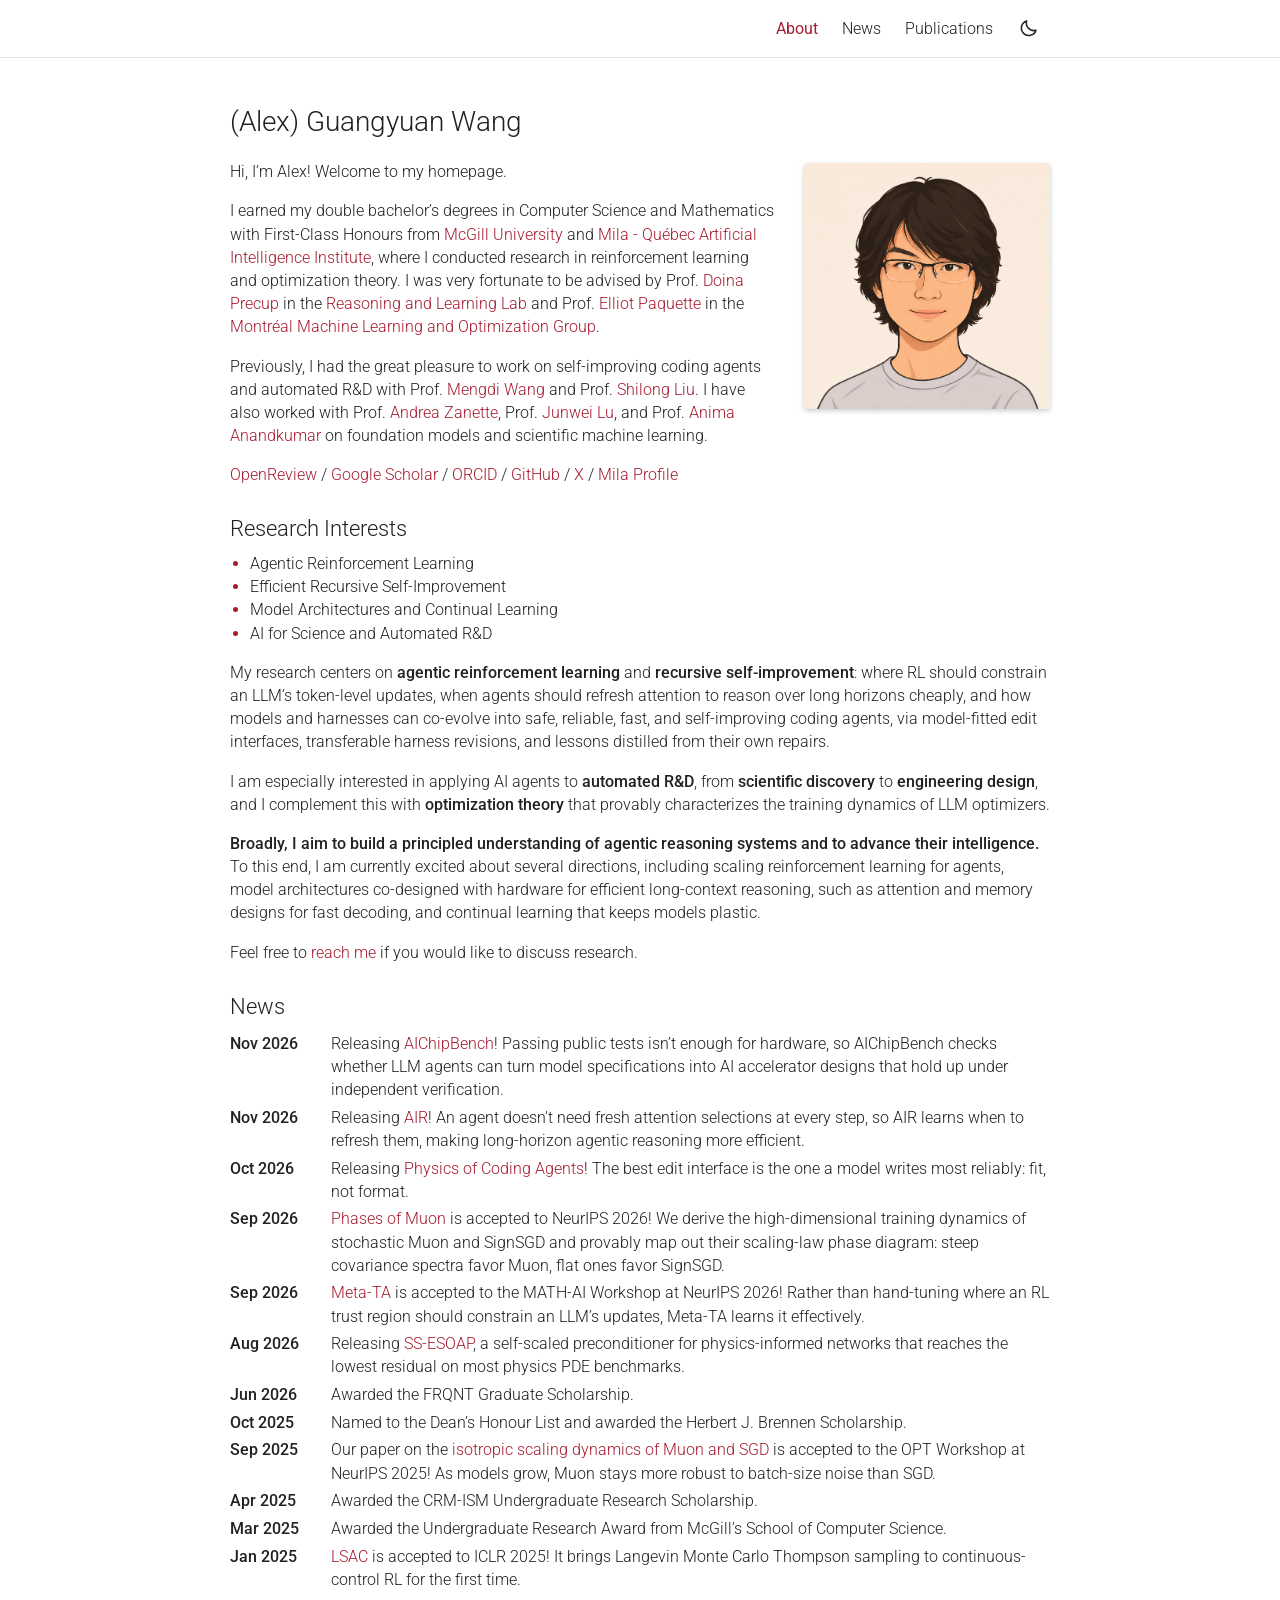
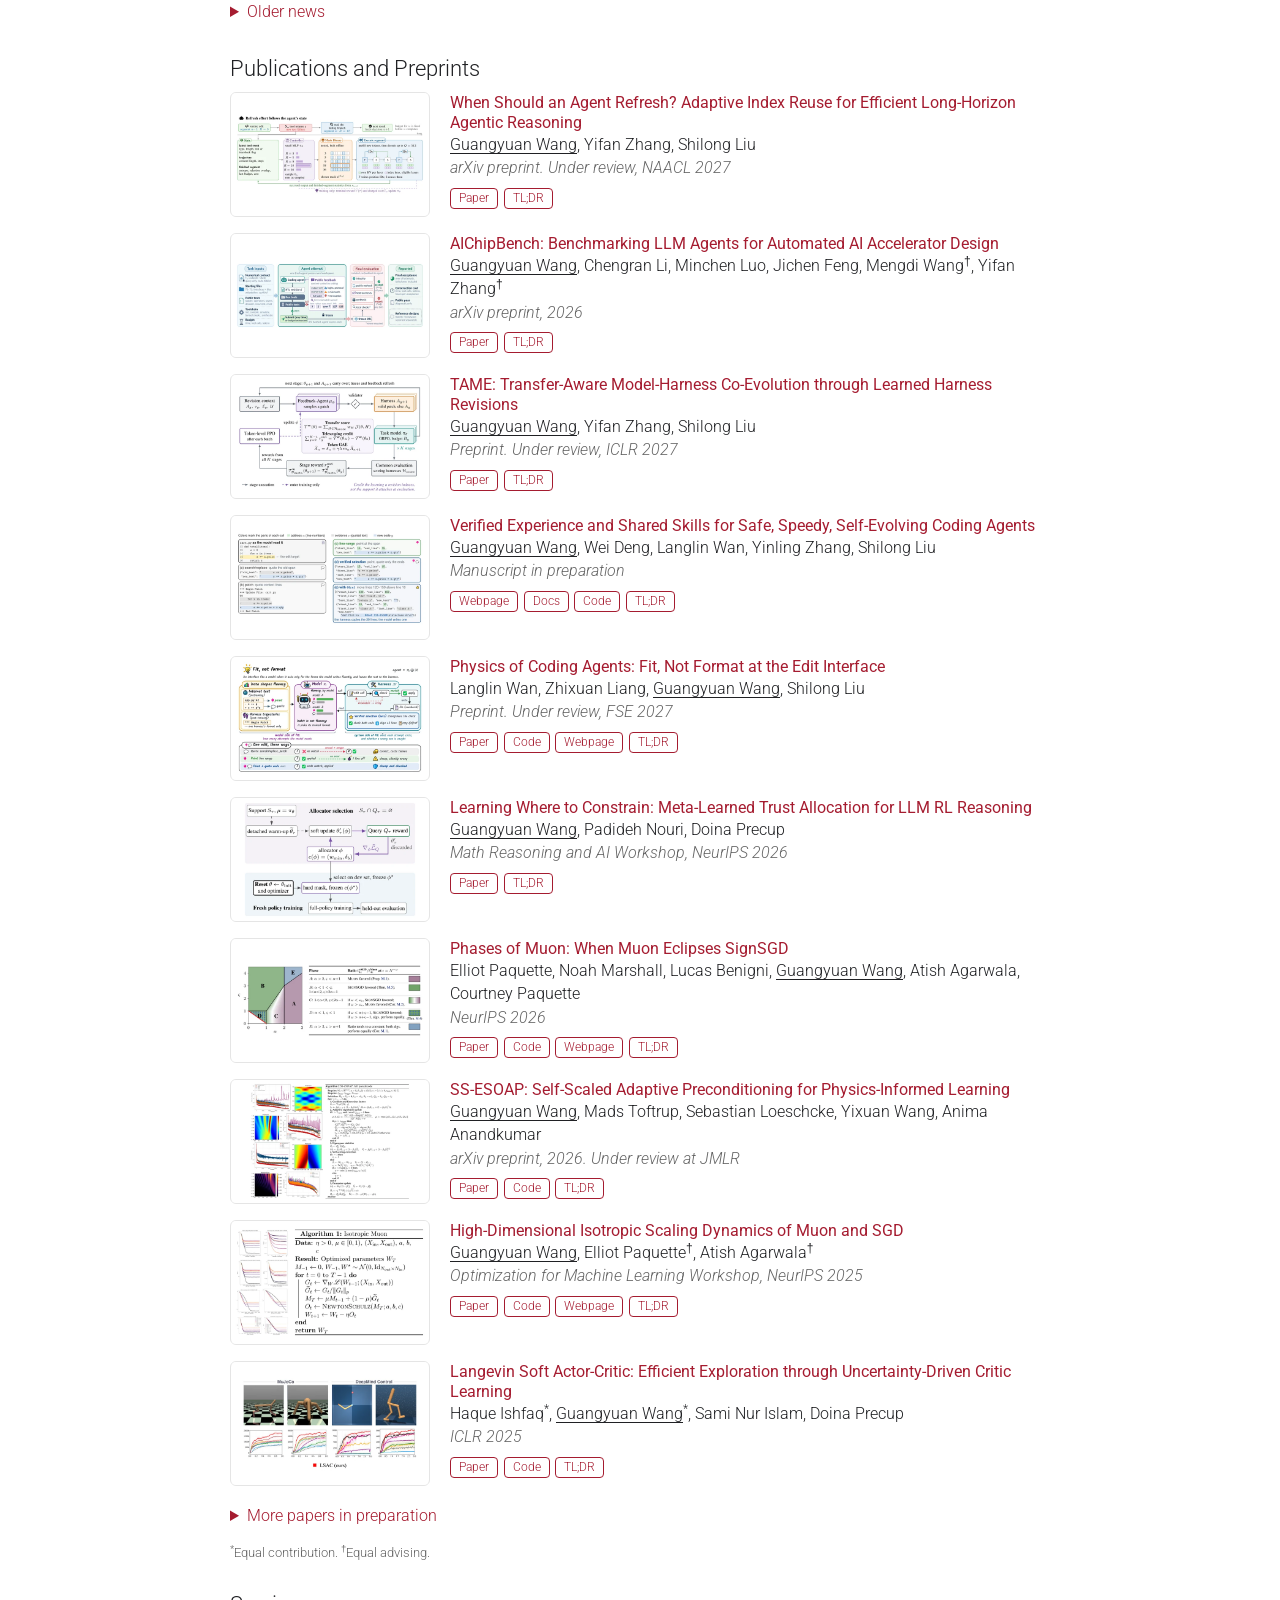
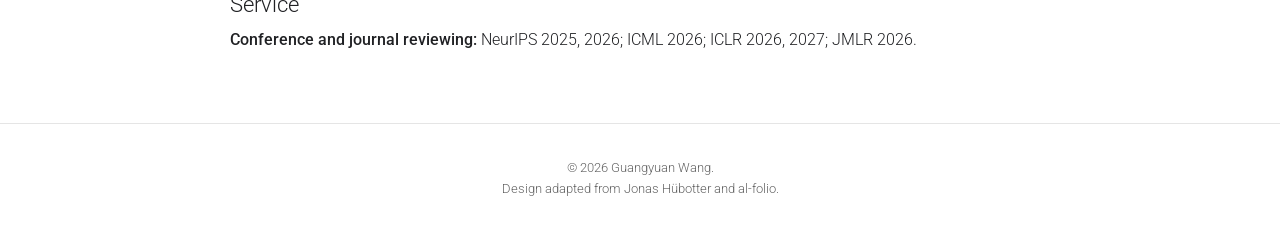
<file: index.html>
<!doctype html>
<html lang="en">
<head>
  <meta charset="utf-8">
  <meta name="viewport" content="width=device-width, initial-scale=1">
  <meta name="description" content="I earned my double bachelor’s degrees in Computer Science and Mathematics with First-Class Honours from McGill University and Mila - Québec Artificial Intelligence Institute, where I conducted research in reinforcement learning and optimization theory.">
  <meta name="author" content="Guangyuan Wang">
  <meta name="color-scheme" content="light dark">
  <meta property="og:title" content="(Alex) Guangyuan Wang">
  <meta property="og:description" content="I earned my double bachelor’s degrees in Computer Science and Mathematics with First-Class Honours from McGill University and Mila - Québec Artificial Intelligence Institute, where I conducted research in reinforcement learning and optimization theory.">
  <meta property="og:type" content="website">
  <meta property="og:url" content="https://al2wang.github.io/">
  <meta property="og:image" content="https://al2wang.github.io/images/profile-placeholder.png?v=clean-shaven">
  <meta property="og:image:alt" content="Cartoon placeholder portrait of Guangyuan Wang">
  <meta name="twitter:card" content="summary">
  <link rel="canonical" href="https://al2wang.github.io/">
  <link rel="icon" href="assets/favicon.svg?v=red" type="image/svg+xml">
  <link rel="stylesheet" href="styles.css?v=no-zh">
  <script src="theme.js"></script>
  <script src="scripts.js?v=tldr" defer></script>
  <title>(Alex) Guangyuan Wang</title>
</head>
<body id="top">
  <a class="skip-link" href="#main-content">Skip to content</a>

  <header class="site-header">
    <nav class="container navigation" aria-label="Main navigation">
      <ul class="navigation-links" id="navigation-links">
        <li><a href="#about" aria-current="location">About</a></li>
        <li><a href="#news">News</a></li>
        <li><a href="#publications">Publications</a></li>
      </ul>
      <button class="theme-toggle" type="button" aria-label="Switch to dark theme" aria-pressed="false" title="Switch to dark theme" hidden>
        <svg class="moon-icon" viewBox="0 0 24 24" aria-hidden="true"><path d="M20.5 14a8.5 8.5 0 0 1-10.6-10.6A8.5 8.5 0 1 0 20.5 14Z"/></svg>
        <svg class="sun-icon" viewBox="0 0 24 24" aria-hidden="true"><circle cx="12" cy="12" r="4"/><path d="M12 2v2m0 16v2M2 12h2m16 0h2M4.93 4.93l1.42 1.42m11.3 11.3 1.42 1.42m0-14.14-1.42 1.42M6.35 17.65l-1.42 1.42"/></svg>
      </button>
    </nav>
  </header>

  <main class="container" id="main-content" tabindex="-1">
    <section class="about" id="about" aria-labelledby="page-title">
      <header class="intro-header">
        <h1 id="page-title">(Alex) Guangyuan Wang</h1>
      </header>
      <div class="biography">
        <figure class="profile">
          <img src="images/profile-placeholder.png?v=clean-shaven" width="1254" height="1254" alt="Cartoon placeholder portrait of Guangyuan Wang" fetchpriority="high">
        </figure>
        <p>Hi, I’m Alex! Welcome to my homepage.</p>
        <p>I earned my double bachelor’s degrees in Computer Science and Mathematics with First-Class Honours from <a href="https://en.wikipedia.org/wiki/McGill_University"><span class="logo-word"><!-- <img class="inline-logo" src="images/logos/mcgill.webp" width="57" height="72" alt=""> -->McGill</span> University</a> and <a href="https://en.wikipedia.org/wiki/Mila_(research_institute)"><span class="logo-word"><!-- <img class="inline-logo mila-logo" src="images/logos/mila.webp" width="72" height="72" alt=""> -->Mila</span> - Québec Artificial Intelligence Institute</a>, where I conducted research in reinforcement learning and optimization theory. I was very fortunate to be advised by Prof. <a href="https://www.cs.mcgill.ca/~dprecup/">Doina Precup</a> in the <a href="https://rl.cs.mcgill.ca/">Reasoning and Learning Lab</a> and Prof. <a href="https://elliotpaquette.github.io/">Elliot Paquette</a> in the <a href="https://mtl-mlopt.github.io/">Montréal Machine Learning and Optimization Group</a>.</p>
        <p>Previously, I had the great pleasure to work on self-improving coding agents and automated R&amp;D with Prof. <a href="https://mwang.princeton.edu/">Mengdi Wang</a> and Prof. <a href="https://lsl.zone/">Shilong Liu</a>. I have also worked with Prof. <a href="https://azanette.com/">Andrea Zanette</a>, Prof. <a href="https://junwei-lu.github.io/">Junwei Lu</a>, and Prof. <a href="https://anima-ai.org/">Anima Anandkumar</a> on foundation models and scientific machine learning.</p>
        <p class="profile-links"><a href="https://openreview.net/profile?id=~Guangyuan_Wang1">OpenReview</a> / <a href="https://scholar.google.ca/citations?user=Vxr5u9cAAAAJ&amp;hl=en">Google Scholar</a> / <a href="https://orcid.org/0009-0008-2814-5793">ORCID</a> / <a href="https://github.com/al2wang">GitHub</a> / <a href="https://x.com/lightever131/reposts">X</a> / <a href="https://mila.quebec/en/directory/guangyuan-wang">Mila Profile</a></p>
        <section class="research-interests" id="research-interests" aria-labelledby="research-interests-title">
          <h2 id="research-interests-title">Research Interests</h2>
          <ul class="interest-list">
            <li>Agentic Reinforcement Learning</li>
            <li>Efficient Recursive Self-Improvement</li>
            <li>Model Architectures and Continual Learning</li>
            <li>AI for Science and Automated R&amp;D</li>
          </ul>
          <p>My research centers on <strong>agentic reinforcement learning</strong> and <strong>recursive self-improvement</strong>: where RL should constrain an LLM’s token-level updates, when agents should refresh attention to reason over long horizons cheaply, and how models and harnesses can co-evolve into safe, reliable, fast, and self-improving coding agents, via model-fitted edit interfaces, transferable harness revisions, and lessons distilled from their own repairs.</p>
          <p>I am especially interested in applying AI agents to <strong>automated R&amp;D</strong>, from <strong>scientific discovery</strong> to <strong>engineering design</strong>, and I complement this with <strong>optimization theory</strong> that provably characterizes the training dynamics of LLM optimizers.</p>
          <p><strong>Broadly, I aim to build a principled understanding of agentic reasoning systems and to advance their intelligence.</strong> To this end, I am currently excited about several directions, including scaling reinforcement learning for agents, model architectures co-designed with hardware for efficient long-context reasoning, such as attention and memory designs for fast decoding, and continual learning that keeps models plastic.</p>
          <p>Feel free to <a href="mailto:alex.gy.wang@gmail.com">reach me</a> if you would like to discuss research.</p>
        </section>
      </div>
    </section>

    <section class="news" id="news" aria-labelledby="news-title">
      <h2 id="news-title">News</h2>
      <dl class="dated-list news-list">
        <div><dt>Nov 2026</dt><dd>Releasing <a href="https://arxiv.org/abs/2611.33093v1">AIChipBench</a>! Passing public tests isn’t enough for hardware, so AIChipBench checks whether LLM agents can turn model specifications into AI accelerator designs that hold up under independent verification.</dd></div>
        <div><dt>Nov 2026</dt><dd>Releasing <a href="https://arxiv.org/abs/2611.01429">AIR</a>! An agent doesn’t need fresh attention selections at every step, so AIR learns when to refresh them, making long-horizon agentic reasoning more efficient.</dd></div>
        <div><dt>Oct 2026</dt><dd>Releasing <a href="https://www.preprints.org/manuscript/202610.1889">Physics of Coding Agents</a>! The best edit interface is the one a model writes most reliably: fit, not format.</dd></div>
        <div><dt>Sep 2026</dt><dd><a href="https://arxiv.org/abs/2605.09552">Phases of Muon</a> is accepted to NeurIPS 2026! We derive the high-dimensional training dynamics of stochastic Muon and SignSGD and provably map out their scaling-law phase diagram: steep covariance spectra favor Muon, flat ones favor SignSGD.</dd></div>
        <div><dt>Sep 2026</dt><dd><a href="https://openreview.net/pdf?id=n1ceQKZApq">Meta-TA</a> is accepted to the MATH-AI Workshop at NeurIPS 2026! Rather than hand-tuning where an RL trust region should constrain an LLM’s updates, Meta-TA learns it effectively.</dd></div>
        <div><dt>Aug 2026</dt><dd>Releasing <a href="https://www.alphaxiv.org/abs/2608.29448">SS-ESOAP</a>, a self-scaled preconditioner for physics-informed networks that reaches the lowest residual on most physics PDE benchmarks.</dd></div>
        <div><dt>Jun 2026</dt><dd>Awarded the FRQNT Graduate Scholarship.</dd></div>
        <div><dt>Oct 2025</dt><dd>Named to the Dean’s Honour List and awarded the Herbert J. Brennen Scholarship.</dd></div>
        <div><dt>Sep 2025</dt><dd>Our paper on the <a href="https://openreview.net/pdf?id=6sh0yBvLr4">isotropic scaling dynamics of Muon and SGD</a> is accepted to the OPT Workshop at NeurIPS 2025! As models grow, Muon stays more robust to batch-size noise than SGD.</dd></div>
        <div><dt>Apr 2025</dt><dd>Awarded the CRM-ISM Undergraduate Research Scholarship.</dd></div>
        <div><dt>Mar 2025</dt><dd>Awarded the Undergraduate Research Award from McGill’s School of Computer Science.</dd></div>
        <div><dt>Jan 2025</dt><dd><a href="https://openreview.net/pdf?id=FvQsk3la17">LSAC</a> is accepted to ICLR 2025! It brings Langevin Monte Carlo Thompson sampling to continuous-control RL for the first time.</dd></div>
      </dl>
      <details class="older-news">
        <summary>Older news</summary>
        <dl class="dated-list news-list">
          <div><dt>Oct 2024</dt><dd>Named to the Dean’s Honour List and awarded the Hagerman Prize in Science and the Wing Hing Chan Scholarship.</dd></div>
          <div><dt>Apr 2024</dt><dd>Awarded the ISM Undergraduate Summer Scholarship.</dd></div>
          <div><dt>Mar 2024</dt><dd>Awarded the Paul Marcus Pugh Research Award from McGill’s Department of Mathematics.</dd></div>
        </dl>
      </details>
    </section>

    <section class="publications" id="publications" aria-labelledby="publications-title">
      <h2 id="publications-title">Publications and Preprints</h2>
      <!-- PUBLICATIONS:START -->
      <ol class="publication-list">
        <li id="when-should-an-agent-refresh-adaptive-index-reuse-for-efficient-long-horizon-agentic-reasoning">
          <a class="publication-thumb" href="https://arxiv.org/abs/2611.01429" tabindex="-1" aria-hidden="true"><img src="images/publications/adaptive-index-reuse.webp" alt="" width="640" height="400" loading="lazy" decoding="async"></a>
          <div class="publication-body">
            <h3 class="publication-title"><a href="https://arxiv.org/abs/2611.01429">When Should an Agent Refresh? Adaptive Index Reuse for Efficient Long-Horizon Agentic Reasoning</a></h3>
            <p class="publication-authors"><span class="self">Guangyuan Wang</span>, Yifan Zhang, Shilong Liu</p>
            <p class="publication-venue">arXiv preprint. Under review, NAACL 2027</p>
            <ul class="publication-links" aria-label="Links"><li><a href="https://arxiv.org/abs/2611.01429">Paper</a></li><li><button class="tldr-toggle" type="button" aria-expanded="false" aria-controls="tldr-when-should-an-agent-refresh-adaptive-index-reuse-for-efficient-long-horizon-agentic-reasoning">TL;DR</button></li></ul>
            <p class="publication-tldr" id="tldr-when-should-an-agent-refresh-adaptive-index-reuse-for-efficient-long-horizon-agentic-reasoning" hidden>Building on IndexCache’s cross-layer index reuse for sparse-attention models such as GLM, we introduce AIR (Adaptive Index Reuse), which uses reinforcement learning to decide when a long-horizon language agent should refresh its sparse-attention selections, improving both success and speed at the same compute budget on coding, terminal and tool-use benchmarks.</p>
          </div>
        </li>
        <li id="aichipbench-benchmarking-llm-agents-for-automated-ai-accelerator-design">
          <a class="publication-thumb" href="https://arxiv.org/abs/2611.33093v1" tabindex="-1" aria-hidden="true"><img src="images/publications/aichipbench.webp" alt="" width="640" height="400" loading="lazy" decoding="async"></a>
          <div class="publication-body">
            <h3 class="publication-title"><a href="https://arxiv.org/abs/2611.33093v1">AIChipBench: Benchmarking LLM Agents for Automated AI Accelerator Design</a></h3>
            <p class="publication-authors"><span class="self">Guangyuan Wang</span>, Chengran Li, Minchen Luo, Jichen Feng, Mengdi Wang<sup>†</sup>, Yifan Zhang<sup>†</sup></p>
            <p class="publication-venue">arXiv preprint, 2026</p>
            <ul class="publication-links" aria-label="Links"><li><a href="https://arxiv.org/abs/2611.33093v1">Paper</a></li><li><button class="tldr-toggle" type="button" aria-expanded="false" aria-controls="tldr-aichipbench-benchmarking-llm-agents-for-automated-ai-accelerator-design">TL;DR</button></li></ul>
            <p class="publication-tldr" id="tldr-aichipbench-benchmarking-llm-agents-for-automated-ai-accelerator-design" hidden>We introduce AIChipBench, a benchmark that tests whether LLM coding agents can turn model specifications into working AI accelerator designs, with independent held-out checks that catch failures public tests miss.</p>
          </div>
        </li>
        <li id="tame-transfer-aware-model-harness-co-evolution-through-learned-harness-revisions">
          <a class="publication-thumb" href="https://openreview.net/pdf?id=IXnpSW8g3v" tabindex="-1" aria-hidden="true"><img src="images/publications/tame.webp" alt="" width="640" height="400" loading="lazy" decoding="async"></a>
          <div class="publication-body">
            <h3 class="publication-title"><a href="https://openreview.net/pdf?id=IXnpSW8g3v">TAME: Transfer-Aware Model-Harness Co-Evolution through Learned Harness Revisions</a></h3>
            <p class="publication-authors"><span class="self">Guangyuan Wang</span>, Yifan Zhang, Shilong Liu</p>
            <p class="publication-venue">Preprint. Under review, ICLR 2027</p>
            <ul class="publication-links" aria-label="Links"><li><a href="https://openreview.net/pdf?id=IXnpSW8g3v">Paper</a></li><li><button class="tldr-toggle" type="button" aria-expanded="false" aria-controls="tldr-tame-transfer-aware-model-harness-co-evolution-through-learned-harness-revisions">TL;DR</button></li></ul>
            <p class="publication-tldr" id="tldr-tame-transfer-aware-model-harness-co-evolution-through-learned-harness-revisions" hidden>We show that the harness that helps an agent most during training does not always leave the strongest model, and introduce TAME, which trains a feedback agent with reinforcement learning to revise the training harness for gains that transfer to independent deployment harnesses.</p>
          </div>
        </li>
        <li id="verified-experience-and-shared-skills-for-safe-speedy-self-evolving-coding-agents">
          <a class="publication-thumb" href="https://code.sai.foundation/" tabindex="-1" aria-hidden="true"><img src="images/publications/s-code.webp" alt="" width="640" height="400" loading="lazy" decoding="async"></a>
          <div class="publication-body">
            <h3 class="publication-title"><a href="https://code.sai.foundation/">Verified Experience and Shared Skills for Safe, Speedy, Self-Evolving Coding Agents</a></h3>
            <p class="publication-authors"><span class="self">Guangyuan Wang</span>, Wei Deng, Langlin Wan, Yinling Zhang, Shilong Liu</p>
            <p class="publication-venue">Manuscript in preparation</p>
            <ul class="publication-links" aria-label="Links"><li><a href="https://code.sai.foundation/">Webpage</a></li><li><a href="https://sai-foundation.github.io/s-code-docs/">Docs</a></li><li><a href="https://github.com/sai-foundation/s-code">Code</a></li><li><button class="tldr-toggle" type="button" aria-expanded="false" aria-controls="tldr-verified-experience-and-shared-skills-for-safe-speedy-self-evolving-coding-agents">TL;DR</button></li></ul>
            <p class="publication-tldr" id="tldr-verified-experience-and-shared-skills-for-safe-speedy-self-evolving-coding-agents" hidden>We present S-Code, an open-source coding harness whose self-evolution layer turns observed repairs into short, auditable lessons that later sessions and other agents can safely reuse, without changing model weights or agent code.</p>
          </div>
        </li>
        <li id="physics-of-coding-agents-fit-not-format-at-the-edit-interface">
          <a class="publication-thumb" href="https://www.preprints.org/manuscript/202610.1889" tabindex="-1" aria-hidden="true"><img src="images/publications/physics-of-coding-agents.webp" alt="" width="640" height="400" loading="lazy" decoding="async"></a>
          <div class="publication-body">
            <h3 class="publication-title"><a href="https://www.preprints.org/manuscript/202610.1889">Physics of Coding Agents: Fit, Not Format at the Edit Interface</a></h3>
            <p class="publication-authors">Langlin Wan, Zhixuan Liang, <span class="self">Guangyuan Wang</span>, Shilong Liu</p>
            <p class="publication-venue">Preprint. Under review, FSE 2027</p>
            <ul class="publication-links" aria-label="Links"><li><a href="https://www.preprints.org/manuscript/202610.1889">Paper</a></li><li><a href="https://github.com/WanLanglin/fit-not-format-edit-harness">Code</a></li><li><a href="https://wanlanglin.github.io/fit-not-format-edit-harness/">Webpage</a></li><li><button class="tldr-toggle" type="button" aria-expanded="false" aria-controls="tldr-physics-of-coding-agents-fit-not-format-at-the-edit-interface">TL;DR</button></li></ul>
            <p class="publication-tldr" id="tldr-physics-of-coding-agents-fit-not-format-at-the-edit-interface" hidden>We show that a coding agent’s edit interface works best when it asks for the forms a model writes most reliably: task success hides large differences in cost and failure modes across interfaces, which motivates Verified Selection, a new edit interface built on this fit.</p>
          </div>
        </li>
        <li id="learning-where-to-constrain-meta-learned-trust-allocation-for-llm-rl-reasoning">
          <a class="publication-thumb" href="https://openreview.net/pdf?id=n1ceQKZApq" tabindex="-1" aria-hidden="true"><img src="images/publications/meta-trust.webp" alt="" width="640" height="400" loading="lazy" decoding="async"></a>
          <div class="publication-body">
            <h3 class="publication-title"><a href="https://openreview.net/pdf?id=n1ceQKZApq">Learning Where to Constrain: Meta-Learned Trust Allocation for LLM RL Reasoning</a></h3>
            <p class="publication-authors"><span class="self">Guangyuan Wang</span>, Padideh Nouri, Doina Precup</p>
            <p class="publication-venue">Math Reasoning and AI Workshop, NeurIPS 2026</p>
            <ul class="publication-links" aria-label="Links"><li><a href="https://openreview.net/pdf?id=n1ceQKZApq">Paper</a></li><li><button class="tldr-toggle" type="button" aria-expanded="false" aria-controls="tldr-learning-where-to-constrain-meta-learned-trust-allocation-for-llm-rl-reasoning">TL;DR</button></li></ul>
            <p class="publication-tldr" id="tldr-learning-where-to-constrain-meta-learned-trust-allocation-for-llm-rl-reasoning" hidden>We introduce Meta-TA, which meta-learns where an RL trust region should constrain an LLM’s token-level updates during reasoning, replacing hand-set allocations with one learned from feedback.</p>
          </div>
        </li>
        <li id="phases-of-muon-when-muon-eclipses-signsgd">
          <a class="publication-thumb" href="https://arxiv.org/abs/2605.09552" tabindex="-1" aria-hidden="true"><img src="images/publications/phases-of-muon.webp" alt="" width="640" height="400" loading="lazy" decoding="async"></a>
          <div class="publication-body">
            <h3 class="publication-title"><a href="https://arxiv.org/abs/2605.09552">Phases of Muon: When Muon Eclipses SignSGD</a></h3>
            <p class="publication-authors">Elliot Paquette, Noah Marshall, Lucas Benigni, <span class="self">Guangyuan Wang</span>, Atish Agarwala, Courtney Paquette</p>
            <p class="publication-venue">NeurIPS 2026</p>
            <ul class="publication-links" aria-label="Links"><li><a href="https://arxiv.org/pdf/2605.09552">Paper</a></li><li><a href="https://github.com/al2wang/phases-of-muon">Code</a></li><li><a href="https://mlexpos.github.io/phases-of-muon/">Webpage</a></li><li><button class="tldr-toggle" type="button" aria-expanded="false" aria-controls="tldr-phases-of-muon-when-muon-eclipses-signsgd">TL;DR</button></li></ul>
            <p class="publication-tldr" id="tldr-phases-of-muon-when-muon-eclipses-signsgd" hidden>We provably characterize the high-dimensional training dynamics of stochastic Muon and SignSGD, deriving explicit deterministic dynamics and a phase diagram of when each optimizer wins, which shows why replacing Adam with Muon is not trivial even from a pure optimization perspective.</p>
          </div>
        </li>
        <li id="ss-esoap-self-scaled-adaptive-preconditioning-for-physics-informed-learning">
          <a class="publication-thumb" href="https://www.alphaxiv.org/abs/2608.29448" tabindex="-1" aria-hidden="true"><img src="images/publications/ss-esoap.webp" alt="" width="640" height="400" loading="lazy" decoding="async"></a>
          <div class="publication-body">
            <h3 class="publication-title"><a href="https://www.alphaxiv.org/abs/2608.29448">SS-ESOAP: Self-Scaled Adaptive Preconditioning for Physics-Informed Learning</a></h3>
            <p class="publication-authors"><span class="self">Guangyuan Wang</span>, Mads Toftrup, Sebastian Loeschcke, Yixuan Wang, Anima Anandkumar</p>
            <p class="publication-venue">arXiv preprint, 2026. Under review at JMLR</p>
            <ul class="publication-links" aria-label="Links"><li><a href="https://www.alphaxiv.org/abs/2608.29448">Paper</a></li><li><a href="https://github.com/al2wang/ss_esoap_nips/blob/main/ss_esoap.py">Code</a></li><li><button class="tldr-toggle" type="button" aria-expanded="false" aria-controls="tldr-ss-esoap-self-scaled-adaptive-preconditioning-for-physics-informed-learning">TL;DR</button></li></ul>
            <p class="publication-tldr" id="tldr-ss-esoap-self-scaled-adaptive-preconditioning-for-physics-informed-learning" hidden>We introduce SS-ESOAP, a principled self-scaled Kronecker-factored preconditioner for physics-informed neural networks whose scaling factor provably solves a secant-matching problem, reaching lower residuals than first-order and SOAP-style optimizers on most PDE benchmarks.</p>
          </div>
        </li>
        <li id="high-dimensional-isotropic-scaling-dynamics-of-muon-and-sgd">
          <a class="publication-thumb" href="https://openreview.net/pdf?id=6sh0yBvLr4" tabindex="-1" aria-hidden="true"><img src="images/publications/isotropic-scaling-muon.webp" alt="" width="640" height="400" loading="lazy" decoding="async"></a>
          <div class="publication-body">
            <h3 class="publication-title"><a href="https://openreview.net/pdf?id=6sh0yBvLr4">High-Dimensional Isotropic Scaling Dynamics of Muon and SGD</a></h3>
            <p class="publication-authors"><span class="self">Guangyuan Wang</span>, Elliot Paquette<sup>†</sup>, Atish Agarwala<sup>†</sup></p>
            <p class="publication-venue">Optimization for Machine Learning Workshop, NeurIPS 2025</p>
            <ul class="publication-links" aria-label="Links"><li><a href="https://openreview.net/pdf?id=6sh0yBvLr4">Paper</a></li><li><a href="https://github.com/al2wang/muon">Code</a></li><li><a href="https://neurips.cc/virtual/2025/124372">Webpage</a></li><li><button class="tldr-toggle" type="button" aria-expanded="false" aria-controls="tldr-high-dimensional-isotropic-scaling-dynamics-of-muon-and-sgd">TL;DR</button></li></ul>
            <p class="publication-tldr" id="tldr-high-dimensional-isotropic-scaling-dynamics-of-muon-and-sgd" hidden>We derive exact risk recursions for Muon and SGD in high-dimensional matrix linear regression, giving principled rules for scaling batch size with dimension and suggesting that Muon’s default normalization may not preserve its nonlinear behavior at scale.</p>
          </div>
        </li>
        <li id="langevin-soft-actor-critic-efficient-exploration-through-uncertainty-driven-critic-learning">
          <a class="publication-thumb" href="https://openreview.net/pdf?id=FvQsk3la17" tabindex="-1" aria-hidden="true"><img src="images/publications/langevin-sac.webp" alt="" width="640" height="400" loading="lazy" decoding="async"></a>
          <div class="publication-body">
            <h3 class="publication-title"><a href="https://openreview.net/pdf?id=FvQsk3la17">Langevin Soft Actor-Critic: Efficient Exploration through Uncertainty-Driven Critic Learning</a></h3>
            <p class="publication-authors">Haque Ishfaq<sup>*</sup>, <span class="self">Guangyuan Wang</span><sup>*</sup>, Sami Nur Islam, Doina Precup</p>
            <p class="publication-venue">ICLR 2025</p>
            <ul class="publication-links" aria-label="Links"><li><a href="https://openreview.net/pdf?id=FvQsk3la17">Paper</a></li><li><a href="https://github.com/hmishfaq/LSAC">Code</a></li><li><button class="tldr-toggle" type="button" aria-expanded="false" aria-controls="tldr-langevin-soft-actor-critic-efficient-exploration-through-uncertainty-driven-critic-learning">TL;DR</button></li></ul>
            <p class="publication-tldr" id="tldr-langevin-soft-actor-critic-efficient-exploration-through-uncertainty-driven-critic-learning" hidden>We introduce LSAC, an actor-critic algorithm that explores through the uncertainty of a distributional critic learned with Langevin Monte Carlo, aided by parallel tempering and diffusion-generated actions, bringing Thompson-sampling-style exploration to continuous control.</p>
          </div>
        </li>
      </ol>
      <details class="more-publications">
        <summary>More papers in preparation</summary>
        <ol class="publication-list">
          <li id="can-language-models-learn-forever-stationarity-and-plasticity-under-continual-pretraining">
            <div class="publication-thumb" aria-hidden="true"><img src="images/publications/continual-pretraining.webp?v=paper-fig" alt="" width="640" height="400" loading="lazy" decoding="async"></div>
            <div class="publication-body">
              <h3 class="publication-title">Can Language Models Learn Forever? Stationarity and Plasticity Under Continual Pretraining</h3>
              <p class="publication-venue">Manuscript in preparation</p>
              <ul class="publication-links" aria-label="Links"><li><button class="tldr-toggle" type="button" aria-expanded="false" aria-controls="tldr-can-language-models-learn-forever-stationarity-and-plasticity-under-continual-pretraining">TL;DR</button></li></ul>
              <p class="publication-tldr" id="tldr-can-language-models-learn-forever-stationarity-and-plasticity-under-continual-pretraining" hidden>We study when a long-trained language model is still worth continuing on new data, separating how well it holds onto its source corpus (stationarity) from how readily it can still learn (plasticity), and find that weight decay decides whether age slows learning down or speeds it up.</p>
            </div>
          </li>
          <li id="inference-on-ceilings-chandelier-debiasing-for-optimal-policy-value-with-continuous-treatments-under-preference-data">
            <div class="publication-thumb" aria-hidden="true"><img src="images/publications/chandelier-debiasing.webp?v=paper-fig" alt="" width="640" height="400" loading="lazy" decoding="async"></div>
            <div class="publication-body">
              <h3 class="publication-title">Inference on Ceilings: Chandelier Debiasing for Optimal Policy Value with Continuous Treatments under Preference Data</h3>
              <p class="publication-venue">Manuscript in preparation</p>
              <ul class="publication-links" aria-label="Links"><li><button class="tldr-toggle" type="button" aria-expanded="false" aria-controls="tldr-inference-on-ceilings-chandelier-debiasing-for-optimal-policy-value-with-continuous-treatments-under-preference-data">TL;DR</button></li></ul>
              <p class="publication-tldr" id="tldr-inference-on-ceilings-chandelier-debiasing-for-optimal-policy-value-with-continuous-treatments-under-preference-data" hidden>We develop principled pointwise uncertainty quantification for rewards learned from preference comparisons under a Bradley–Terry model, with a Green-function debiasing correction whose estimator provably attains oracle rates and asymptotic normality.</p>
            </div>
          </li>
          <li id="reflectagents-teaching-multimodal-agents-to-say-no">
            <div class="publication-thumb" aria-hidden="true"><img src="images/publications/reflectagents.webp?v=paper-fig" alt="" width="640" height="400" loading="lazy" decoding="async"></div>
            <div class="publication-body">
              <h3 class="publication-title">ReflectAgents: Teaching Multimodal Agents to Say No</h3>
              <p class="publication-venue">Manuscript in preparation</p>
              <ul class="publication-links" aria-label="Links"><li><button class="tldr-toggle" type="button" aria-expanded="false" aria-controls="tldr-reflectagents-teaching-multimodal-agents-to-say-no">TL;DR</button></li></ul>
              <p class="publication-tldr" id="tldr-reflectagents-teaching-multimodal-agents-to-say-no" hidden>We study when reflection is worth its cost for tool-using vision–language agents, defining its value against a matched-compute continuation and using that value to train agents that reflect only when it helps.</p>
            </div>
          </li>
          <li id="solving-reflected-diffusion-models-a-physics-informed-approach">
            <div class="publication-thumb" aria-hidden="true"><img src="images/publications/reflected-diffusion.webp" alt="" width="640" height="400" loading="lazy" decoding="async"></div>
            <div class="publication-body">
              <h3 class="publication-title">Solving Reflected Diffusion Models: A Physics-Informed Approach</h3>
              <p class="publication-venue">Manuscript in preparation</p>
              <ul class="publication-links" aria-label="Links"><li><button class="tldr-toggle" type="button" aria-expanded="false" aria-controls="tldr-solving-reflected-diffusion-models-a-physics-informed-approach">TL;DR</button></li></ul>
              <p class="publication-tldr" id="tldr-solving-reflected-diffusion-models-a-physics-informed-approach" hidden>We build a physics-informed score estimator for reflected diffusion models with a provable dimension-free, uniform-in-time error bound, and show that enforcing the Fokker–Planck boundary condition gives competitive likelihoods and efficient sampling.</p>
            </div>
          </li>
        </ol>
      </details>
      <!-- PUBLICATIONS:END -->
      <p class="publication-note"><sup>*</sup>Equal contribution. <sup>†</sup>Equal advising.</p>
    </section>

    <section class="service" id="service" aria-labelledby="service-title">
      <h2 id="service-title">Service</h2>
      <p><strong>Conference and journal reviewing:</strong> NeurIPS 2025, 2026; ICML 2026; ICLR 2026, 2027; JMLR 2026.</p>
    </section>
  </main>

  <footer class="site-footer">
    <div class="container">
      <p>© <span id="copyright-year">2026</span> Guangyuan Wang.</p>
      <p>Design adapted from <a href="https://jonhue.github.io/">Jonas Hübotter</a> and <a href="https://github.com/alshedivat/al-folio">al-folio</a>.</p>
    </div>
  </footer>
</body>
</html>
</file>
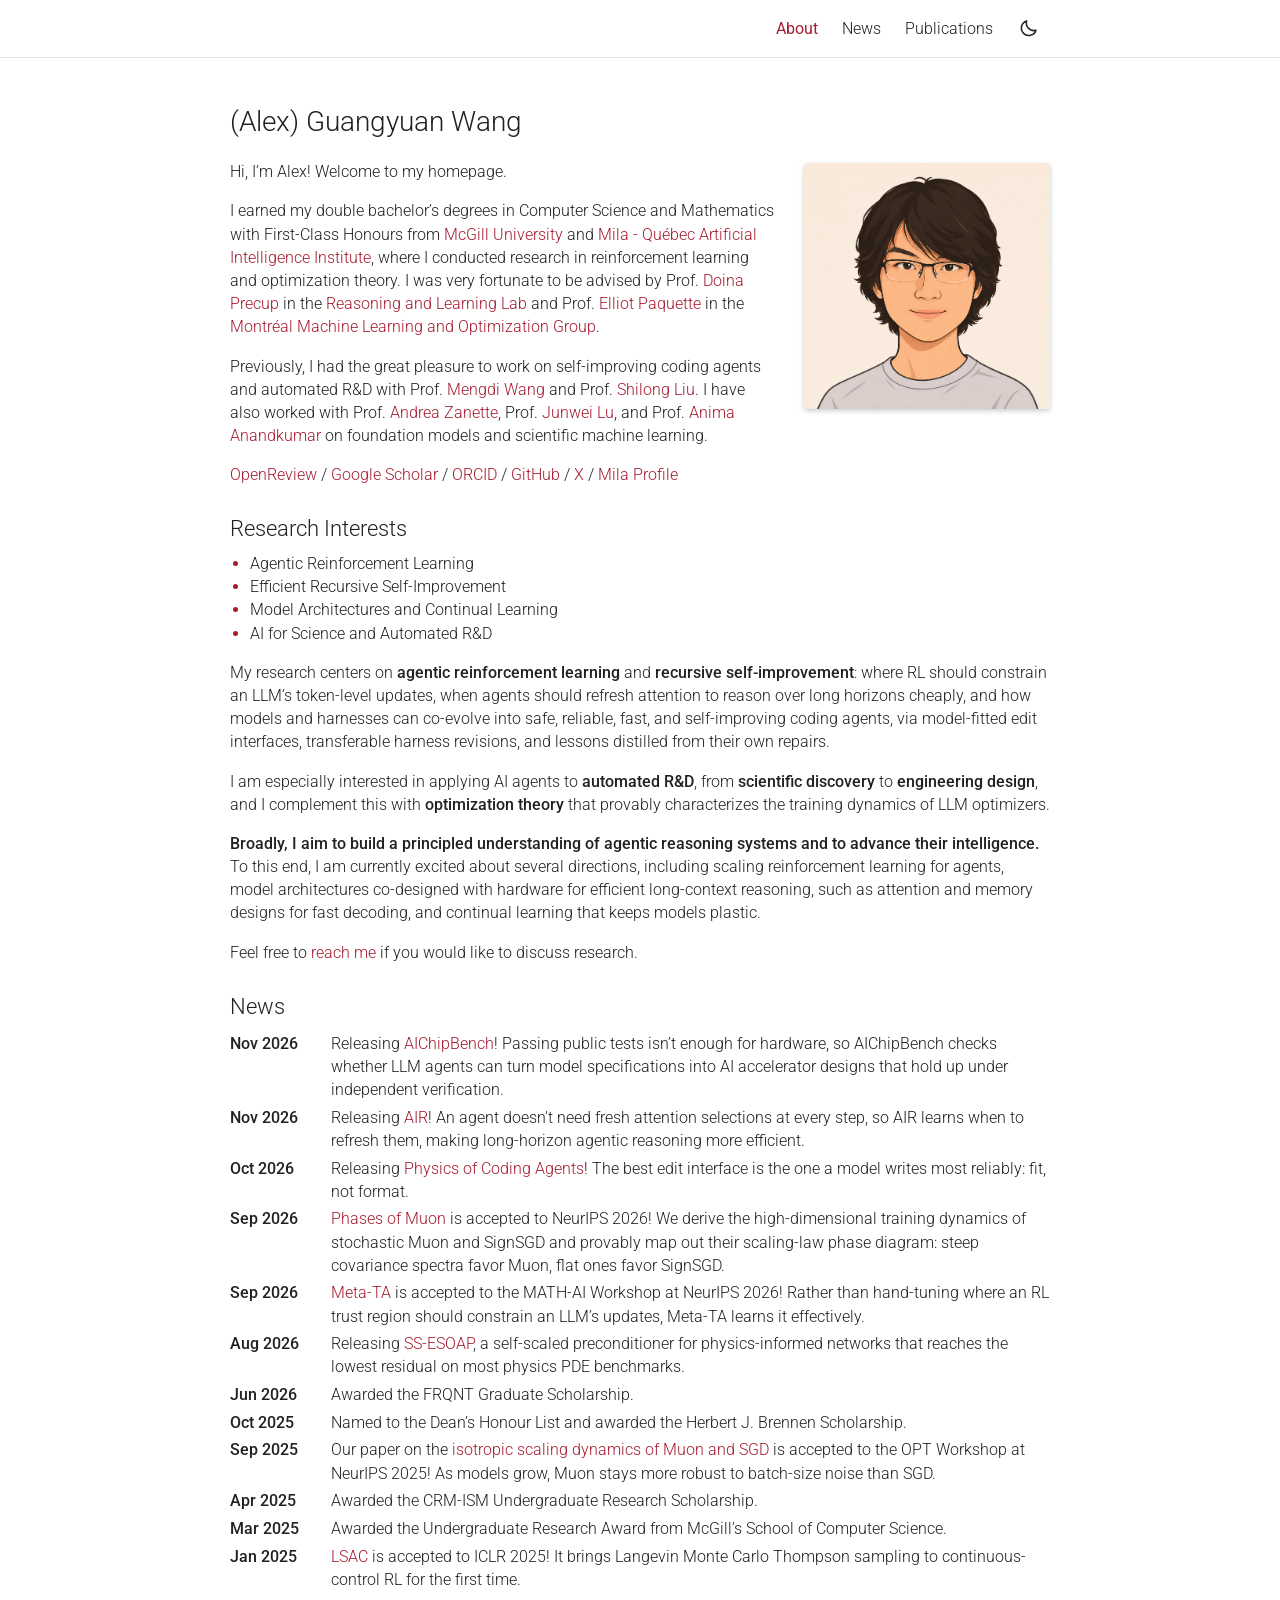
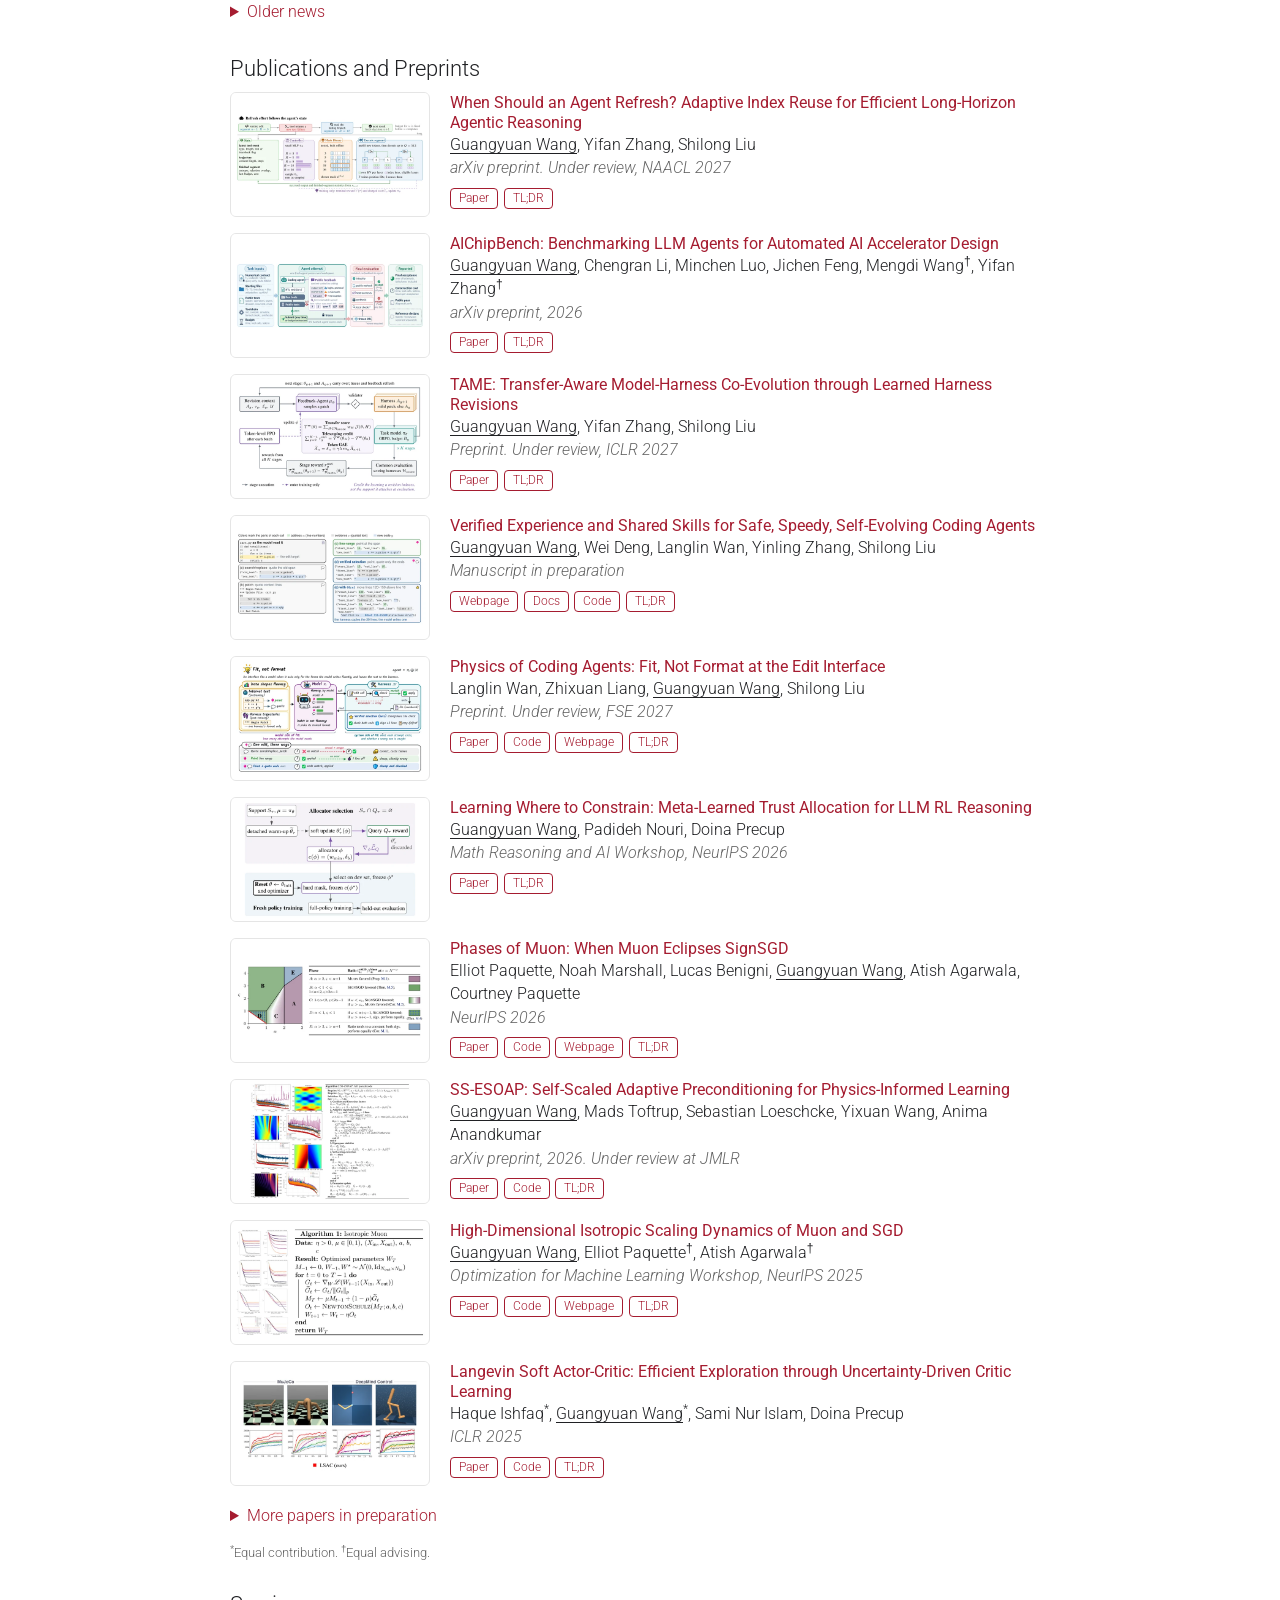
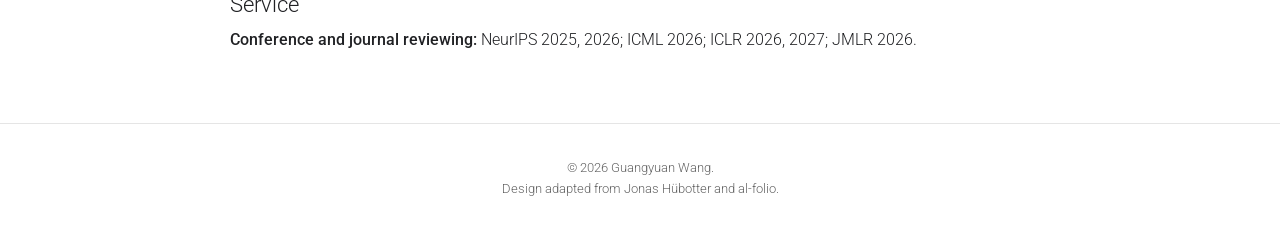
<file: index_backup.html>
<!doctype html>
<html lang="en">
<head>
  <meta charset="utf-8">
  <meta name="viewport" content="width=device-width, initial-scale=1">
  <meta http-equiv="refresh" content="0; url=index.html">
  <link rel="canonical" href="https://al2wang.github.io/">
  <title>Guangyuan Wang</title>
  <script>window.location.replace('index.html' + window.location.hash);</script>
</head>
<body>
  <p>This page has moved to <a href="index.html">Guangyuan Wang's homepage</a>.</p>
</body>
</html>
</file>
<file: styles.css>
/* Academic layout adapted from al-folio; see assets/licenses/al-folio.txt. */
/* Roboto, as on al-folio sites (SIL Open Font License, see assets/fonts/ROBOTO-OFL.txt).
   The upright file is a variable font covering weights 300-700. */
@font-face {
  font-family: "Roboto";
  font-style: normal;
  font-weight: 300 700;
  font-display: swap;
  src: url("assets/fonts/roboto-latin.woff2") format("woff2");
}
@font-face {
  font-family: "Roboto";
  font-style: italic;
  font-weight: 300;
  font-display: swap;
  src: url("assets/fonts/roboto-italic-latin.woff2") format("woff2");
}

:root {
  color-scheme: light;
  --background: #fff;
  --text: #202124;
  --muted: #656565;
  --accent: #a51c30;
  --divider: #e5e5e5;
  --badge-text: #fff;
  --focus: #6e1220;
  --section-gap: 1.75rem;
  --thumb-tint: #fbeef0;
  --thumb-dot: #a51c302e;
}

:root[data-theme="dark"] {
  color-scheme: dark;
  --background: #1c1c1d;
  --text: #e8e8e8;
  --muted: #b4b4b8;
  --accent: #e8737f;
  --divider: #424246;
  --badge-text: #17252a;
  --focus: #f2a6ae;
  --thumb-tint: #38222a;
  --thumb-dot: #e8737f33;
}

@media (prefers-color-scheme: dark) {
  :root:not([data-theme="light"]) {
    color-scheme: dark;
    --background: #1c1c1d;
    --text: #e8e8e8;
    --muted: #b4b4b8;
    --accent: #e8737f;
    --divider: #424246;
    --badge-text: #17252a;
    --focus: #f2a6ae;
    --thumb-tint: #38222a;
    --thumb-dot: #e8737f33;
  }
}

* { box-sizing: border-box; }
html { scroll-padding-top: 5.5rem; }
body {
  margin: 0;
  min-height: 100svh;
  display: flex;
  flex-direction: column;
  background: var(--background);
  color: var(--text);
  font-family: "Roboto", "Helvetica Neue", Arial, sans-serif;
  font-size: 16px;
  font-weight: 300;
  line-height: 1.45;
  overflow-wrap: break-word;
}

[hidden] { display: none !important; }
a { color: var(--accent); text-decoration: none; }
a:hover { text-decoration: underline; text-underline-offset: .16em; }
.logo-word { white-space: nowrap; }
.inline-logo { display: inline-block; width: auto; height: 1.15em; margin-right: .22em; vertical-align: -.2em; }
:root[data-theme="dark"] .mila-logo { filter: brightness(2.4) saturate(.85); }
@media (prefers-color-scheme: dark) { :root:not([data-theme="light"]) .mila-logo { filter: brightness(2.4) saturate(.85); } }
:root[data-theme="dark"] .princeton-logo { filter: drop-shadow(0 0 .6px rgba(255, 255, 255, .85)); }
@media (prefers-color-scheme: dark) { :root:not([data-theme="light"]) .princeton-logo { filter: drop-shadow(0 0 .6px rgba(255, 255, 255, .85)); } }
a:focus-visible, button:focus-visible, summary:focus-visible {
  outline: 2px solid var(--focus);
  outline-offset: 5px;
  border-radius: 2px;
}
button { font: inherit; cursor: pointer; }
strong { font-weight: 500; }
p { margin: 0 0 1rem; }
h1, h2, h3 { line-height: 1.25; }
h1 { margin: 0 0 .55rem; font-size: 1.75rem; font-weight: 300; }
h2 { margin: 0 0 .6rem; font-size: 1.4rem; font-weight: 300; }
h3 { margin: 0; font-size: 1rem; font-weight: 400; }
svg { width: 21px; height: 21px; fill: none; stroke: currentColor; stroke-width: 1.8; stroke-linecap: round; stroke-linejoin: round; }
.container { width: min(100% - 3rem, 820px); margin-inline: auto; }
.skip-link { position: fixed; top: -6rem; left: 1rem; z-index: 10; padding: .5rem 1rem; background: var(--background); }
.skip-link:focus { top: .5rem; }

.site-header {
  position: sticky;
  top: 0;
  z-index: 5;
  background: var(--background);
  border-bottom: 1px solid var(--divider);
}
.navigation { min-height: 57px; display: flex; align-items: center; justify-content: flex-end; gap: .8rem; }
.navigation-links { display: flex; align-items: center; gap: 1.5rem; margin: 0; padding: 0; list-style: none; }
.navigation-links a { display: block; padding-block: .8rem; color: var(--text); font-weight: 300; }
.navigation-links a:hover, .navigation-links a[aria-current] { color: var(--accent); text-decoration: none; }
.navigation-links a[aria-current] { font-weight: 400; }
.theme-toggle, .menu-toggle { display: inline-flex; align-items: center; justify-content: center; padding: 0; border: 0; background: transparent; color: var(--text); min-height: 44px; min-width: 44px; }
.theme-toggle:hover, .menu-toggle:hover { color: var(--accent); }
.menu-toggle { display: none; gap: .6rem; }
.sun-icon { display: none; }
:root[data-theme="dark"] .sun-icon { display: block; }
:root[data-theme="dark"] .moon-icon { display: none; }
@media (prefers-color-scheme: dark) {
  :root:not([data-theme="light"]) .sun-icon { display: block; }
  :root:not([data-theme="light"]) .moon-icon { display: none; }
}

main.container { flex: 1; padding-top: 2.9rem; padding-bottom: 3.5rem; }
main > section + section { margin-top: var(--section-gap); }
.intro-header { margin-bottom: 1.3rem; }
.intro-description { margin-bottom: 0; font-weight: 500; }
.profile { float: right; width: 30%; margin: .2rem 0 1.2rem 1.6rem; }
.profile img { display: block; width: 100%; height: auto; aspect-ratio: 1; border-radius: 4px; box-shadow: 0 2px 5px #0003; }
.research-interests { margin-top: var(--section-gap); }
.interest-list { margin: 0 0 1rem; padding-left: 1.25rem; line-height: 1.45; }
.interest-list li::marker { color: var(--accent); }
.contact-links { display: flex; flex-wrap: wrap; gap: .2rem 1rem; padding: 0; margin: .25rem 0 0; list-style: none; }
.contact-label { font-weight: 500; }

.dated-list { margin: 0; }
.dated-list > div { display: grid; grid-template-columns: 5.4rem minmax(0, 1fr); column-gap: .9rem; }
.dated-list dt { font-weight: 500; }
.dated-list dd { margin: 0; }
.news-list > div { padding-block: .14rem; }
.older-news { margin-top: .3rem; }
.more-publications { margin-top: 1rem; }
.more-publications[open] summary { margin-bottom: .8rem; }
.older-news summary, .more-publications summary { display: list-item; width: fit-content; color: var(--accent); cursor: pointer; padding-block: .15rem; }
.older-news[open] summary { margin-bottom: .2rem; }
.section-heading { display: flex; flex-wrap: wrap; align-items: baseline; justify-content: space-between; gap: .25rem 1rem; margin-bottom: 1.5rem; }
.section-heading h2 { margin: 0; }
.section-link { font-size: .875rem; }

.publication-list { clear: both; margin: 0; padding: 0; list-style: none; line-height: 1.45; }
.publication-list > li { display: grid; grid-template-columns: 200px minmax(0, 1fr); column-gap: 1.25rem; align-items: start; }
.publication-list > li + li { margin-top: 1rem; }
.publication-body { padding-top: .1rem; }
.publication-thumb { display: block; aspect-ratio: 16 / 10; overflow: hidden; border: 1px solid var(--divider); border-radius: 6px; background: #fff; }
.publication-thumb img { display: block; width: 100%; height: 100%; object-fit: contain; }
:root[data-theme="dark"] .publication-thumb img { filter: brightness(.9); }
@media (prefers-color-scheme: dark) { :root:not([data-theme="light"]) .publication-thumb img { filter: brightness(.9); } }
a.publication-thumb { transition: border-color .15s ease, box-shadow .15s ease, transform .15s ease; }
a.publication-thumb:hover { border-color: var(--accent); box-shadow: 0 4px 14px #0000001f; transform: translateY(-1px); }
.publication-thumb--placeholder {
  display: grid;
  place-items: center;
  padding: .75rem;
  color: var(--accent);
  background-color: var(--thumb-tint);
  background-image: radial-gradient(var(--thumb-dot) 1px, transparent 1.4px), linear-gradient(135deg, var(--thumb-tint), var(--background));
  background-size: 14px 14px, 100% 100%;
  font-size: 1.05rem;
  font-weight: 700;
  line-height: 1.2;
  letter-spacing: .01em;
  text-align: center;
}
.publication-authors, .publication-venue { margin: 0; }
.publication-authors .self { text-decoration: underline; text-underline-offset: 3px; }
.publication-authors sup, .publication-note sup { font-size: .75em; line-height: 0; }
.publication-venue { font-style: italic; color: var(--muted); }
.publication-links { display: flex; flex-wrap: wrap; gap: .35rem; margin: .35rem 0 0; padding: 0; list-style: none; }
.publication-links a, .tldr-toggle { display: inline-block; padding: .02rem .5rem; border: 1px solid var(--accent); border-radius: 4px; font-size: .78rem; line-height: 1.45; }
.publication-links a:hover, .tldr-toggle:hover, .tldr-toggle[aria-expanded="true"] { background: var(--accent); color: var(--background); text-decoration: none; }
.tldr-toggle { background: transparent; color: var(--accent); font-family: inherit; cursor: pointer; }
.publication-tldr { margin: .4rem 0 0; font-size: .92rem; line-height: 1.45; }
.publication-note { color: var(--muted); font-size: .8rem; margin: .9rem 0 0; }
.talks-list > div { margin-bottom: 1.5rem; }
.talks-list p { margin: .1rem 0 .45rem; color: var(--muted); }
.site-footer { border-top: 1px solid var(--divider); padding: 2rem 0; text-align: center; color: var(--muted); font-size: .8rem; }
.site-footer p { margin: .15rem 0; }
.site-footer a { color: inherit; }

@media (max-width: 600px) {
  .container { width: calc(100% - 2.5rem); }
  .navigation { flex-wrap: wrap; gap: 0 .5rem; padding-block: .25rem; }
  .menu-toggle { display: inline-flex; margin-left: auto; }
  .navigation-links { gap: 1.1rem; justify-content: flex-end; flex-wrap: wrap; }
  .navigation[data-enhanced] .navigation-links { display: none; flex-basis: 100%; order: 3; }
  .navigation[data-enhanced] .navigation-links.is-open { display: flex; }
  .navigation-links a { padding-block: .5rem; }
  main.container { padding-top: 2rem; }
  h1 { font-size: 1.6rem; }
  h2 { font-size: 1.3rem; }
  .profile { width: min(42%, 190px); margin-left: 1.1rem; }
  .dated-list > div { grid-template-columns: 4.9rem minmax(0, 1fr); gap: .6rem; }
  .contact-links { gap: .35rem 1rem; }
  .publication-list > li { grid-template-columns: 116px minmax(0, 1fr); column-gap: .85rem; }
  .publication-thumb--placeholder { padding: .4rem; font-size: .78rem; }
  .contact-label { flex-basis: 100%; }
}

@media (max-width: 420px) {
  .profile { float: none; width: 180px; margin: .25rem auto 1.5rem; }
  .dated-list > div { grid-template-columns: 1fr; gap: .2rem; padding-block: .55rem; }
  .dated-list dt { font-size: .875rem; color: var(--muted); }
  .section-heading { row-gap: .65rem; }
}

@media print {
  :root, :root[data-theme], :root:not([data-theme]) { color-scheme: light; --background: #fff; --text: #000; --muted: #444; --accent: #a51c30; --divider: #ddd; --badge-text: #fff; }
  .site-header, .skip-link, .site-footer, .older-news { display: none; }
  .container { width: 100%; }
  main.container { padding: 0; }
  .publication-list > li, .talks-list > div { break-inside: avoid; }
}
</file>
